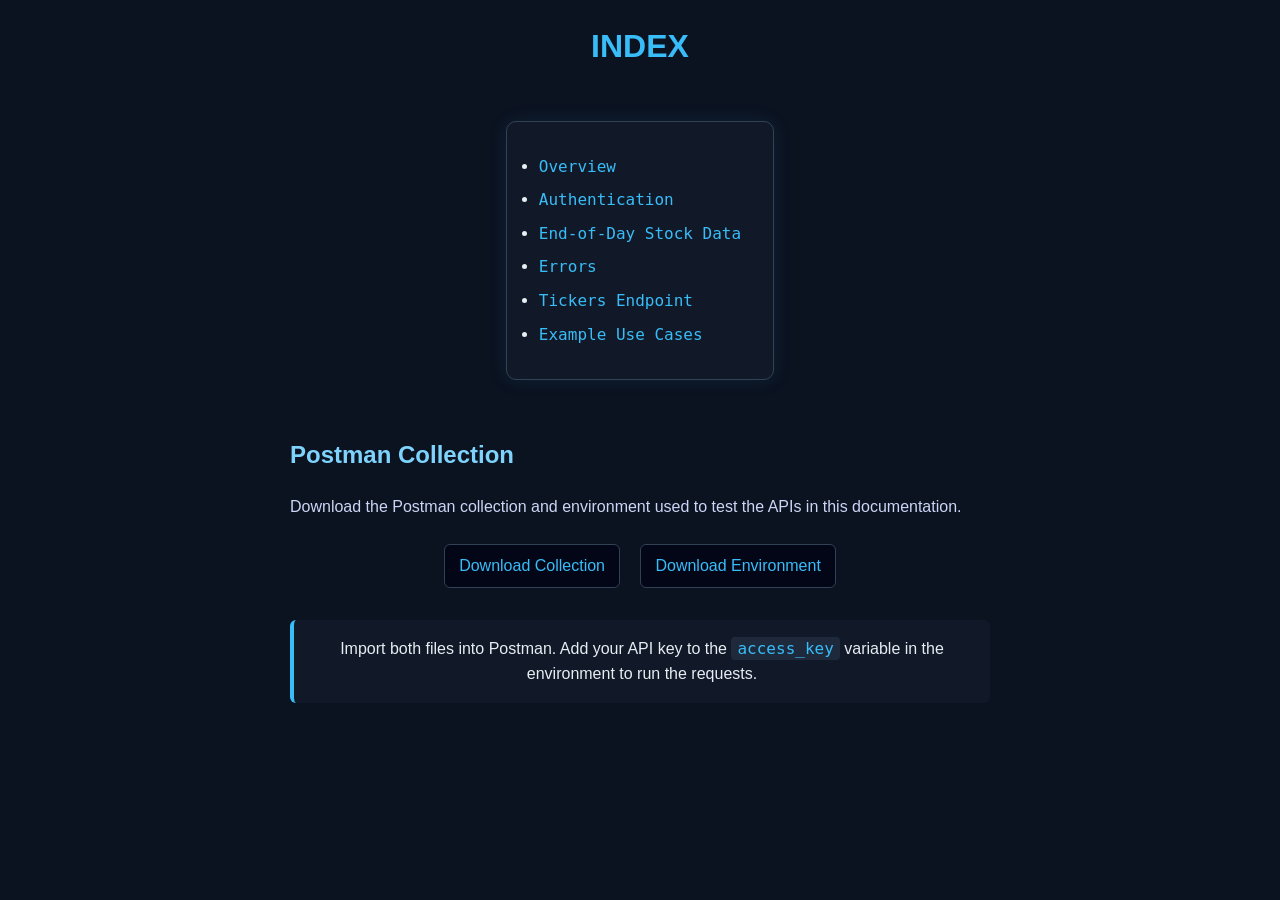
<file: docs/index.html>
<!DOCTYPE html
  SYSTEM "about:legacy-compat">
<html lang="en">
   <head>
      <meta charset="UTF-8">
      <meta name="copyright" content="(C) Copyright 2026">
      <meta name="generator" content="DITA-OT">
      <title>INDEX</title>
      <link rel="stylesheet" type="text/css" href="styles/custom.css">
   </head>
      <h1 class="title topictitle1">INDEX</h1>
      <nav>
         <ul class="map">
            <li class="topicref"><a href="topics/overview.html">Overview</a></li>
            <li class="topicref"><a href="topics/authentication.html">Authentication</a></li>
            <li class="topicref"><a href="topics/eod-data.html">End-of-Day Stock Data</a></li>
            <li class="topicref"><a href="topics/errors.html">Errors</a></li>
            <li class="topicref"><a href="topics/tickers.html">Tickers Endpoint</a></li>
            <li class="topicref"><a href="topics/usecase.html">Example Use Cases</a></li>
         </ul>
      </nav>
      <div class="postman-section">
  <h2>Postman Collection</h2>
  
  <p>
    Download the Postman collection and environment used to test the APIs in this documentation.
  </p>

  <div class="postman-links">
    <a href="../postman/Marketstack-API.postman_collection.json" download>
      Download Collection
    </a>
    <a href="../postman/Marketstack.postman_environment.json" download>
      Download Environment
    </a>
  </div>

  <div class="note">
    Import both files into Postman. Add your API key to the 
    <code>access_key</code> variable in the environment to run the requests.
  </div>
</div>
   </body>
</html>
</file>
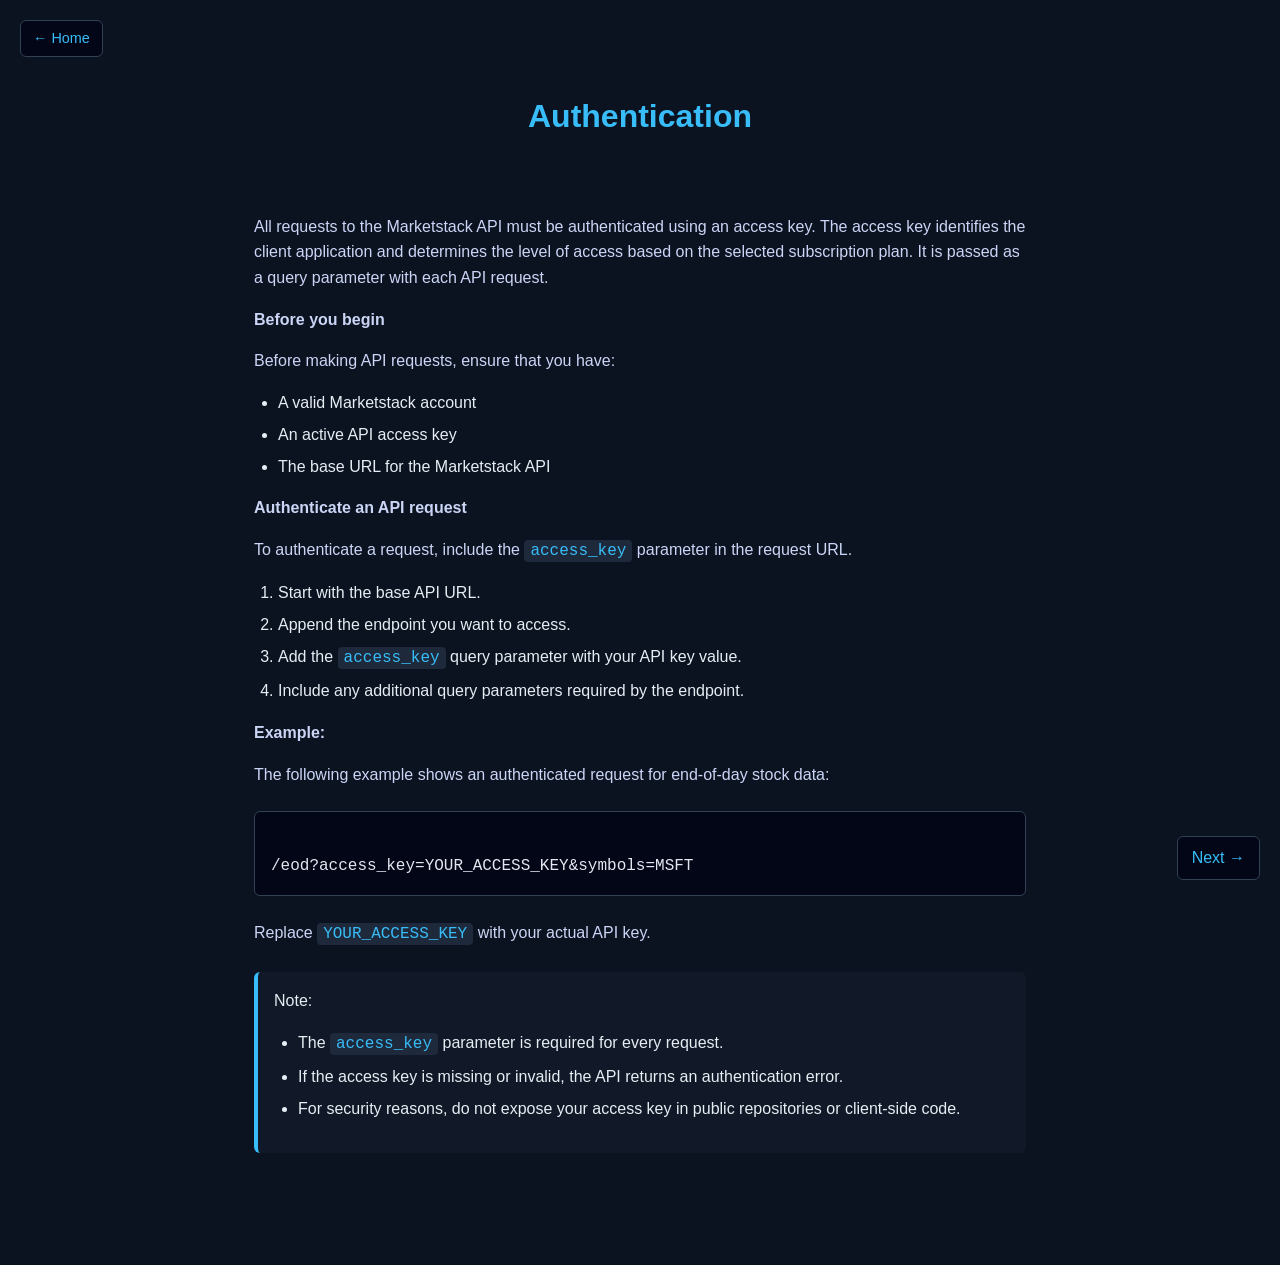
<file: docs/topics/authentication.html>
<!DOCTYPE html
  SYSTEM "about:legacy-compat">
<html lang="en"><head><meta charset="UTF-8"><meta name="copyright" content="(C) Copyright 2026"><meta name="generator" content="DITA-OT"><meta name="description" content="All requests to the Marketstack API must be authenticated using an access key. The access key identifies the client application and determines the level of access based on the selected subscription plan. It is passed as a query parameter with each API request."><title>Authentication</title><link rel="stylesheet" type="text/css" href="../styles/custom.css"></head><body id="authentication"><main role="main"><article role="article" aria-labelledby="ariaid-title1">
<a href="../index.html" class="home-btn">← Home</a>
<h1 class="title topictitle1" id="ariaid-title1">Authentication</h1>


<div class="body taskbody"><p class="shortdesc">All requests to the Marketstack API must be authenticated using an access key. The access key identifies the client application and determines the level of access based on the selected subscription plan. It is passed as a query parameter with each API request.</p>
<section class="section prereq">
<div class="sectiondiv">
<p class="p"><strong class="ph b">Before you begin</strong></p>
<p class="p">Before making API requests, ensure that you have:</p>
<ul class="ul">
<li class="li">A valid Marketstack account</li>
<li class="li">An active API access key</li>
<li class="li">The base URL for the Marketstack API</li>
</ul>
</div>
</section>

<section class="section context">
<div class="sectiondiv">
<p class="p"><strong class="ph b">Authenticate an API request</strong></p>
<p class="p">To authenticate a request, include the <code class="ph codeph">access_key</code> parameter in the request URL.</p>
</div>
</section>

<section><ol class="ol steps"><li class="li step">
<span class="ph cmd">Start with the base API URL.</span>
</li><li class="li step">
<span class="ph cmd">Append the endpoint you want to access.</span>
</li><li class="li step">
<span class="ph cmd">Add the <code class="ph codeph">access_key</code> query parameter with your API key value.</span>
</li><li class="li step">
<span class="ph cmd">Include any additional query parameters required by the endpoint.</span>
</li></ol></section>

<section class="example">
<p class="p"><strong class="ph b">Example:</strong></p>
<p class="p">The following example shows an authenticated request for end-of-day stock data:</p>

<pre class="pre codeblock bash"><code>
/eod?access_key=YOUR_ACCESS_KEY&amp;symbols=MSFT
</code></pre>

<p class="p">Replace <code class="ph codeph">YOUR_ACCESS_KEY</code> with your actual API key.</p>
</section>

<section class="section postreq">
<div class="note note note_note"><span class="note__title">Note:</span> <div class="note__body">
<ul class="ul">
<li class="li">The <code class="ph codeph">access_key</code> parameter is required for every request.</li>
<li class="li">If the access key is missing or invalid, the API returns an authentication error.</li>
<li class="li">For security reasons, do not expose your access key in public repositories or client-side code.</li>
</ul>
</div></div>
</section>

</div>
<a href="eod-data.html" class="next-btn">Next →</a>
</article></main></body></html>
</file>
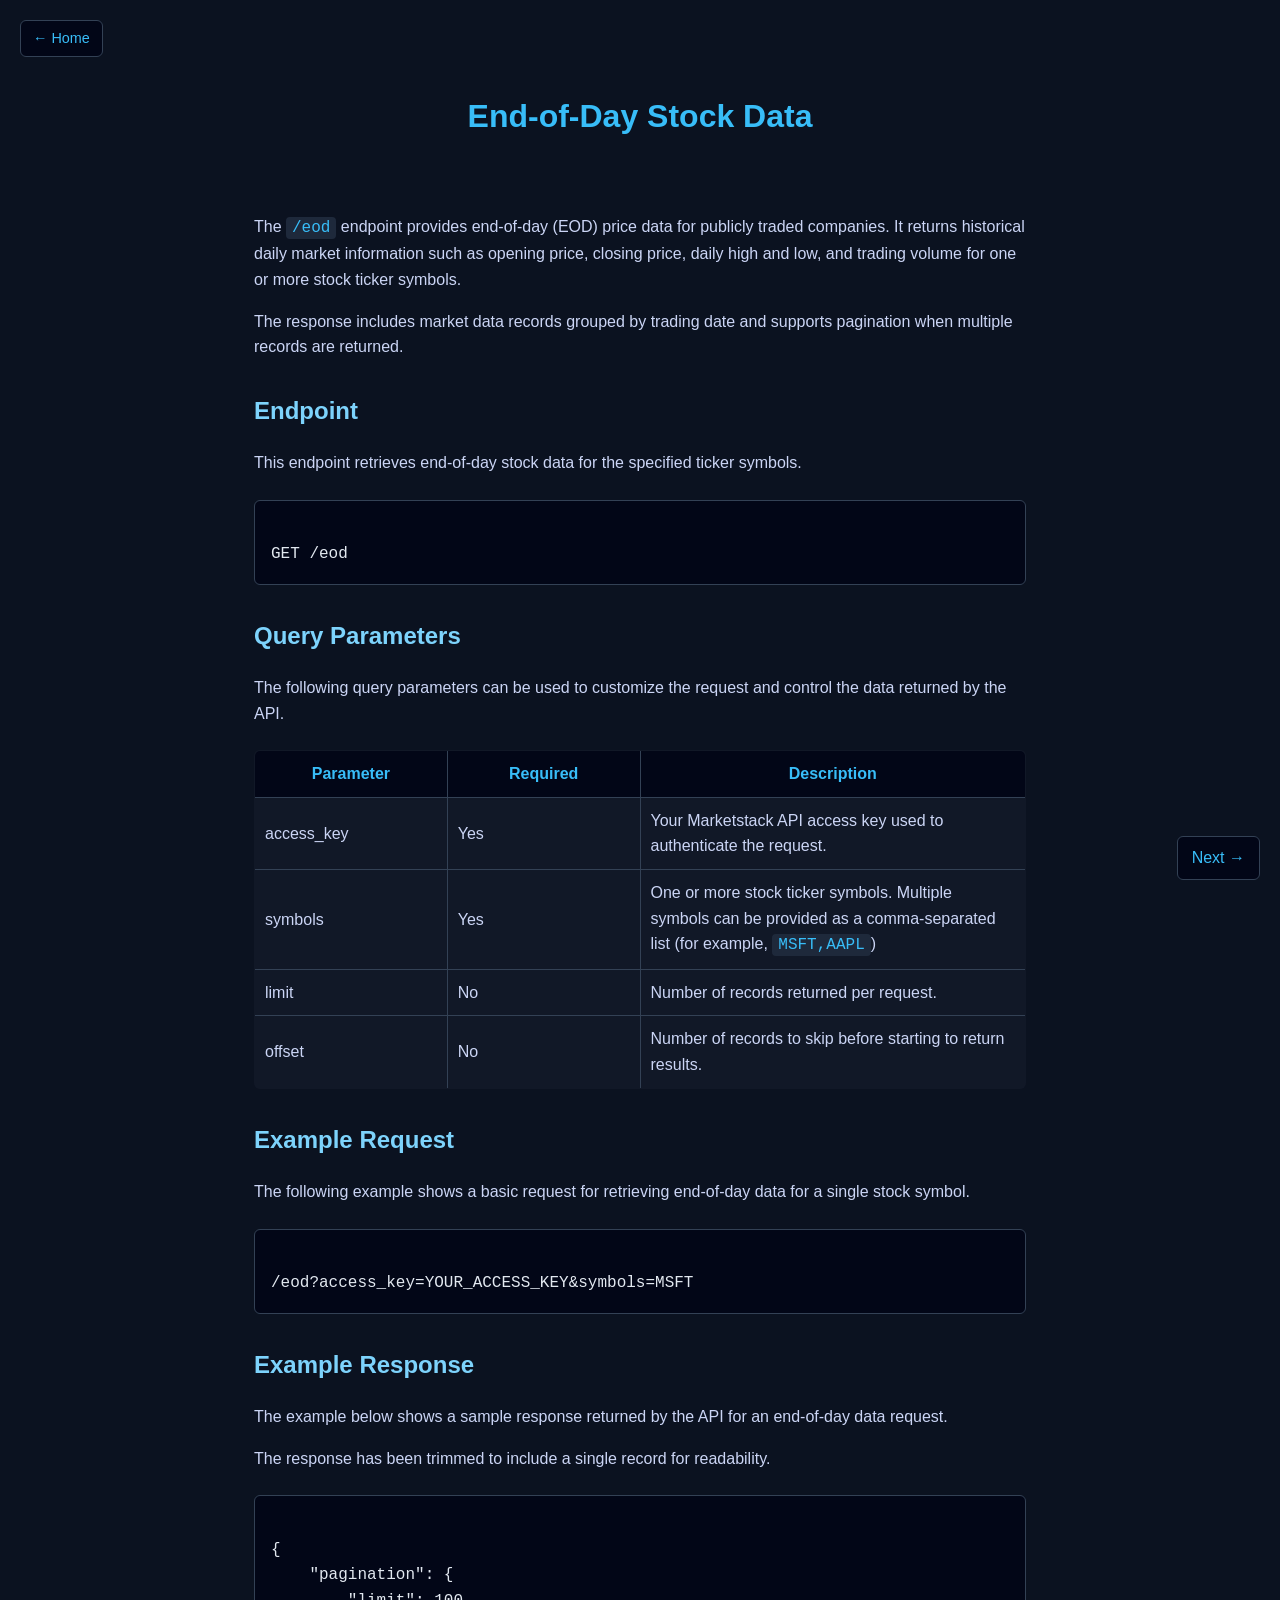
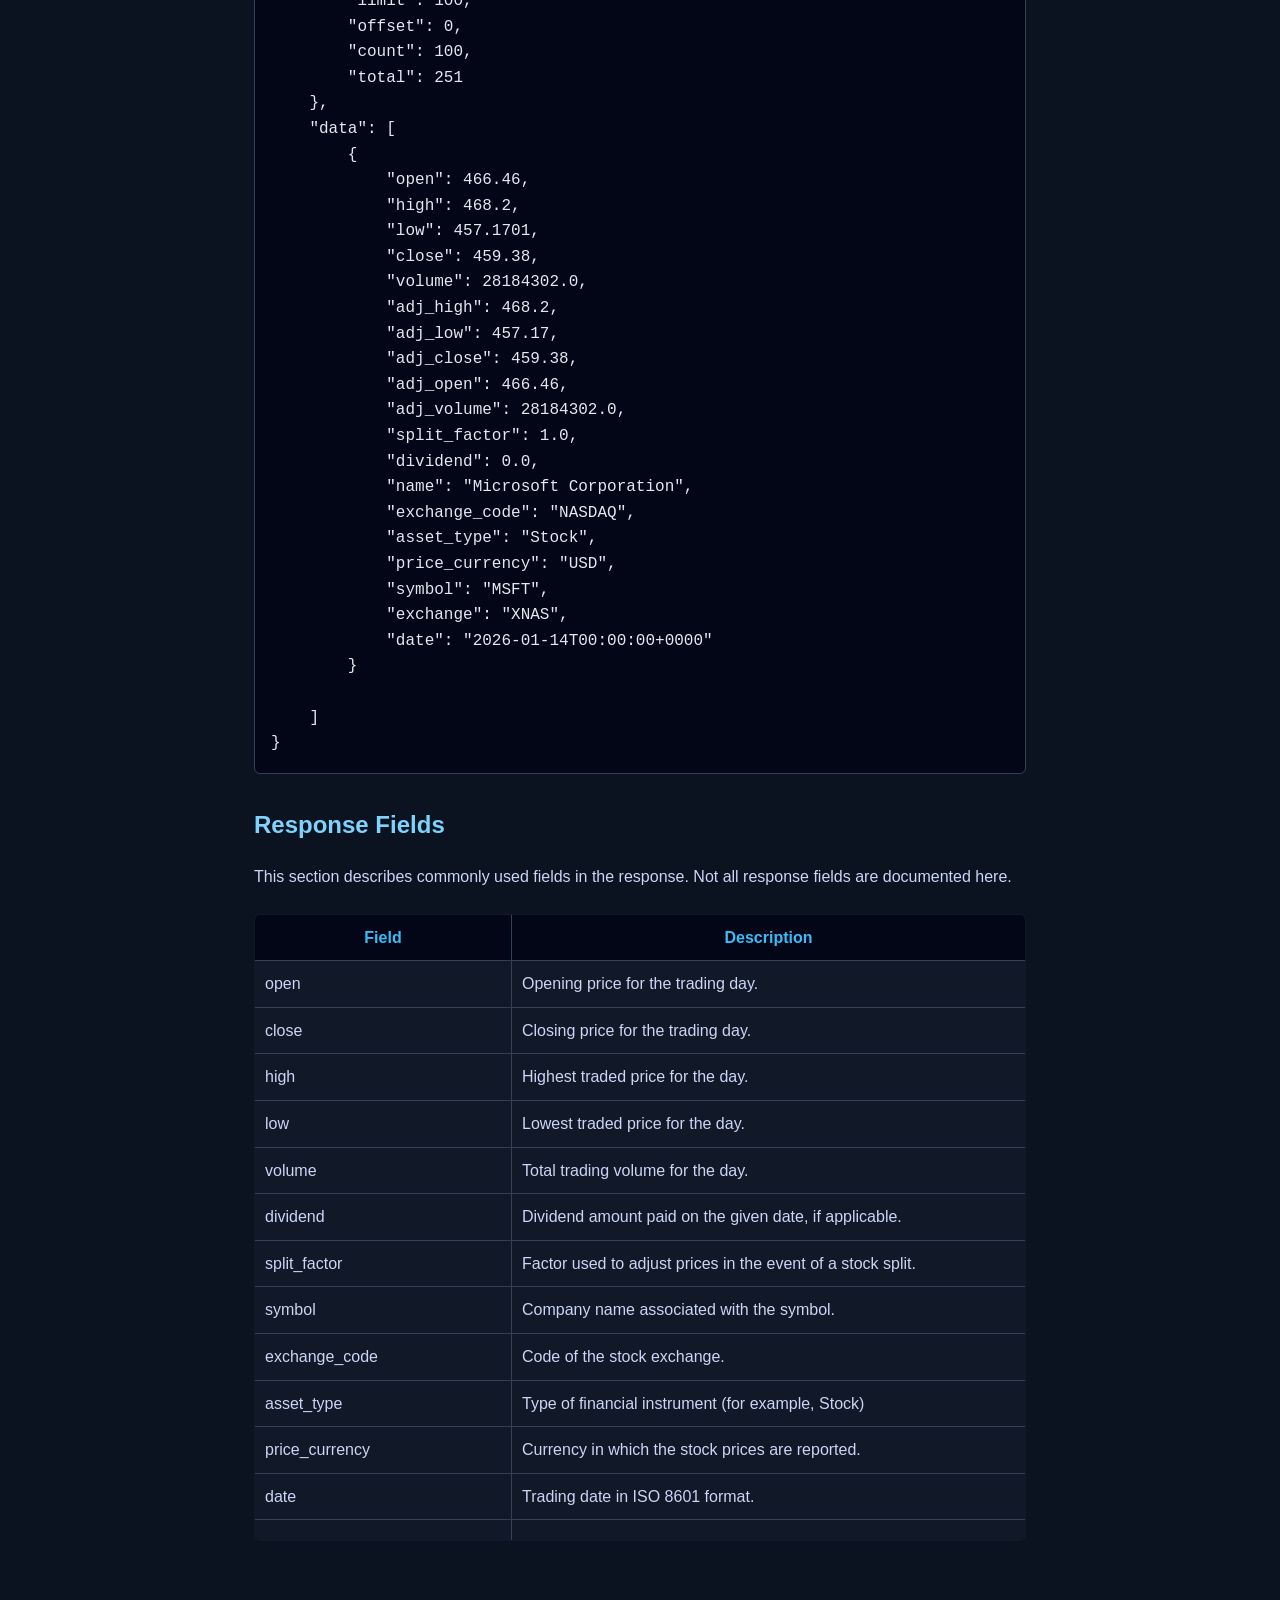
<file: docs/topics/eod-data.html>
<!DOCTYPE html
  SYSTEM "about:legacy-compat">
<html lang="en"><head><meta charset="UTF-8"><meta name="copyright" content="(C) Copyright 2026"><meta name="generator" content="DITA-OT"><title>End-of-Day Stock Data</title><link rel="stylesheet" type="text/css" href="../styles/custom.css"></head><body id="end-of-date-data"><main role="main"><article role="article" aria-labelledby="ariaid-title1">
<a href="../index.html" class="home-btn">← Home</a>
<h1 class="title topictitle1" id="ariaid-title1">End-of-Day Stock Data</h1>

<div class="body refbody">
<section class="section">
<p class="p">The <code class="ph codeph">/eod</code> endpoint provides end-of-day (EOD) price data for publicly traded companies. It returns historical daily market information such as opening price, closing price, daily high and low, and trading volume for one or more stock ticker symbols.</p>
<p class="p">The response includes market data records grouped by trading date and supports pagination when multiple records are returned.</p>
</section>

<section class="section"><h2 class="title sectiontitle">Endpoint</h2>

<p class="p">This endpoint retrieves end-of-day stock data for the specified ticker symbols.</p>
<pre class="pre codeblock bash"><code>
GET /eod
</code></pre>
</section>

<section class="section"><h2 class="title sectiontitle">Query Parameters</h2>
 
<p class="p">The following query parameters can be used to customize the request and control the data returned by the API.</p>

<table class="table frame-all"><caption></caption><colgroup><col style="width:25%"><col style="width:25%"><col style="width:50%"></colgroup><thead class="thead">
<tr class="row">
<th class="entry colsep-1 rowsep-1" id="end-of-date-data__entry__1">Parameter</th>
<th class="entry colsep-1 rowsep-1" id="end-of-date-data__entry__2">Required</th>
<th class="entry rowsep-1" id="end-of-date-data__entry__3">Description</th>
</tr>
</thead><tbody class="tbody">

<tr class="row">
<td class="entry colsep-1 rowsep-1" headers="end-of-date-data__entry__1">access_key</td>
<td class="entry colsep-1 rowsep-1" headers="end-of-date-data__entry__2">Yes</td>
<td class="entry rowsep-1" headers="end-of-date-data__entry__3">Your Marketstack API access key used to authenticate the request.</td>
</tr>

<tr class="row">
<td class="entry colsep-1 rowsep-1" headers="end-of-date-data__entry__1">symbols</td>
<td class="entry colsep-1 rowsep-1" headers="end-of-date-data__entry__2">Yes</td>
<td class="entry rowsep-1" headers="end-of-date-data__entry__3">One or more stock ticker symbols. Multiple symbols can be provided as a comma-separated list (for example, <code class="ph codeph">MSFT,AAPL</code>)</td>
</tr>

<tr class="row">
<td class="entry colsep-1 rowsep-1" headers="end-of-date-data__entry__1">limit</td>
<td class="entry colsep-1 rowsep-1" headers="end-of-date-data__entry__2">No</td>
<td class="entry rowsep-1" headers="end-of-date-data__entry__3">Number of records returned per request.</td>
</tr>

<tr class="row">
<td class="entry colsep-1" headers="end-of-date-data__entry__1">offset</td>
<td class="entry colsep-1" headers="end-of-date-data__entry__2">No</td>
<td class="entry" headers="end-of-date-data__entry__3">Number of records to skip before starting to return results.</td>
</tr>

</tbody></table>
</section>

<section class="section"><h2 class="title sectiontitle">Example Request</h2>

<p class="p">The following example shows a basic request for retrieving end-of-day data for a single stock symbol.</p>

<pre class="pre codeblock bash"><code>
/eod?access_key=YOUR_ACCESS_KEY&amp;symbols=MSFT
</code></pre>
</section>

<section class="section"><h2 class="title sectiontitle">Example Response</h2>

<p class="p">The example below shows a sample response returned by the API for an end-of-day data request.</p>
<p class="p">The response has been trimmed to include a single record for readability.</p>

<pre class="pre codeblock json"><code>
{
    "pagination": {
        "limit": 100,
        "offset": 0,
        "count": 100,
        "total": 251
    },
    "data": [
        {
            "open": 466.46,
            "high": 468.2,
            "low": 457.1701,
            "close": 459.38,
            "volume": 28184302.0,
            "adj_high": 468.2,
            "adj_low": 457.17,
            "adj_close": 459.38,
            "adj_open": 466.46,
            "adj_volume": 28184302.0,
            "split_factor": 1.0,
            "dividend": 0.0,
            "name": "Microsoft Corporation",
            "exchange_code": "NASDAQ",
            "asset_type": "Stock",
            "price_currency": "USD",
            "symbol": "MSFT",
            "exchange": "XNAS",
            "date": "2026-01-14T00:00:00+0000"
        }
        
    ]
}
</code></pre>
</section>

<section class="section"><h2 class="title sectiontitle">Response Fields</h2>

<p class="p">This section describes commonly used fields in the response. Not all response fields are documented here.</p>

<table class="table frame-all"><caption></caption><colgroup><col style="width:33.33333333333333%"><col style="width:66.66666666666666%"></colgroup><thead class="thead">
<tr class="row">
<th class="entry colsep-1 rowsep-1" id="end-of-date-data__entry__16">Field</th>
<th class="entry rowsep-1" id="end-of-date-data__entry__17">Description</th>
</tr>
</thead><tbody class="tbody">
<tr class="row">
<td class="entry colsep-1 rowsep-1" headers="end-of-date-data__entry__16">open</td>
<td class="entry rowsep-1" headers="end-of-date-data__entry__17">Opening price for the trading day.</td>
</tr>

<tr class="row">
<td class="entry colsep-1 rowsep-1" headers="end-of-date-data__entry__16">close</td>
<td class="entry rowsep-1" headers="end-of-date-data__entry__17">Closing price for the trading day.</td>
</tr>

<tr class="row">
<td class="entry colsep-1 rowsep-1" headers="end-of-date-data__entry__16">high</td>
<td class="entry rowsep-1" headers="end-of-date-data__entry__17">Highest traded price for the day.</td>
</tr>

<tr class="row">
<td class="entry colsep-1 rowsep-1" headers="end-of-date-data__entry__16">low</td>
<td class="entry rowsep-1" headers="end-of-date-data__entry__17">Lowest traded price for the day.</td>
</tr>

<tr class="row">
<td class="entry colsep-1 rowsep-1" headers="end-of-date-data__entry__16">volume</td>
<td class="entry rowsep-1" headers="end-of-date-data__entry__17">Total trading volume for the day.</td>
</tr>

<tr class="row">
<td class="entry colsep-1 rowsep-1" headers="end-of-date-data__entry__16">dividend</td>
<td class="entry rowsep-1" headers="end-of-date-data__entry__17">Dividend amount paid on the given date, if applicable.</td>
</tr>

<tr class="row">
<td class="entry colsep-1 rowsep-1" headers="end-of-date-data__entry__16">split_factor</td>
<td class="entry rowsep-1" headers="end-of-date-data__entry__17">Factor used to adjust prices in the event of a stock split.</td>
</tr>

<tr class="row">
<td class="entry colsep-1 rowsep-1" headers="end-of-date-data__entry__16">symbol</td>
<td class="entry rowsep-1" headers="end-of-date-data__entry__17">Company name associated with the symbol.</td>
</tr>

<tr class="row">
<td class="entry colsep-1 rowsep-1" headers="end-of-date-data__entry__16">exchange_code</td>
<td class="entry rowsep-1" headers="end-of-date-data__entry__17">Code of the stock exchange.</td>
</tr>

<tr class="row">
<td class="entry colsep-1 rowsep-1" headers="end-of-date-data__entry__16">asset_type</td>
<td class="entry rowsep-1" headers="end-of-date-data__entry__17">Type of financial instrument (for example, Stock)</td>
</tr>

<tr class="row">
<td class="entry colsep-1 rowsep-1" headers="end-of-date-data__entry__16">price_currency</td>
<td class="entry rowsep-1" headers="end-of-date-data__entry__17">Currency in which the stock prices are reported.</td>
</tr>

<tr class="row">
<td class="entry colsep-1 rowsep-1" headers="end-of-date-data__entry__16">date</td>
<td class="entry rowsep-1" headers="end-of-date-data__entry__17">Trading date in ISO 8601 format.</td>
</tr>

<tr class="row">
<td class="entry colsep-1" headers="end-of-date-data__entry__16"></td>
<td class="entry" headers="end-of-date-data__entry__17"></td>
</tr>

</tbody></table>

</section>
</div>
<a href="errors.html" class="next-btn">Next →</a>
</article></main></body></html>
</file>
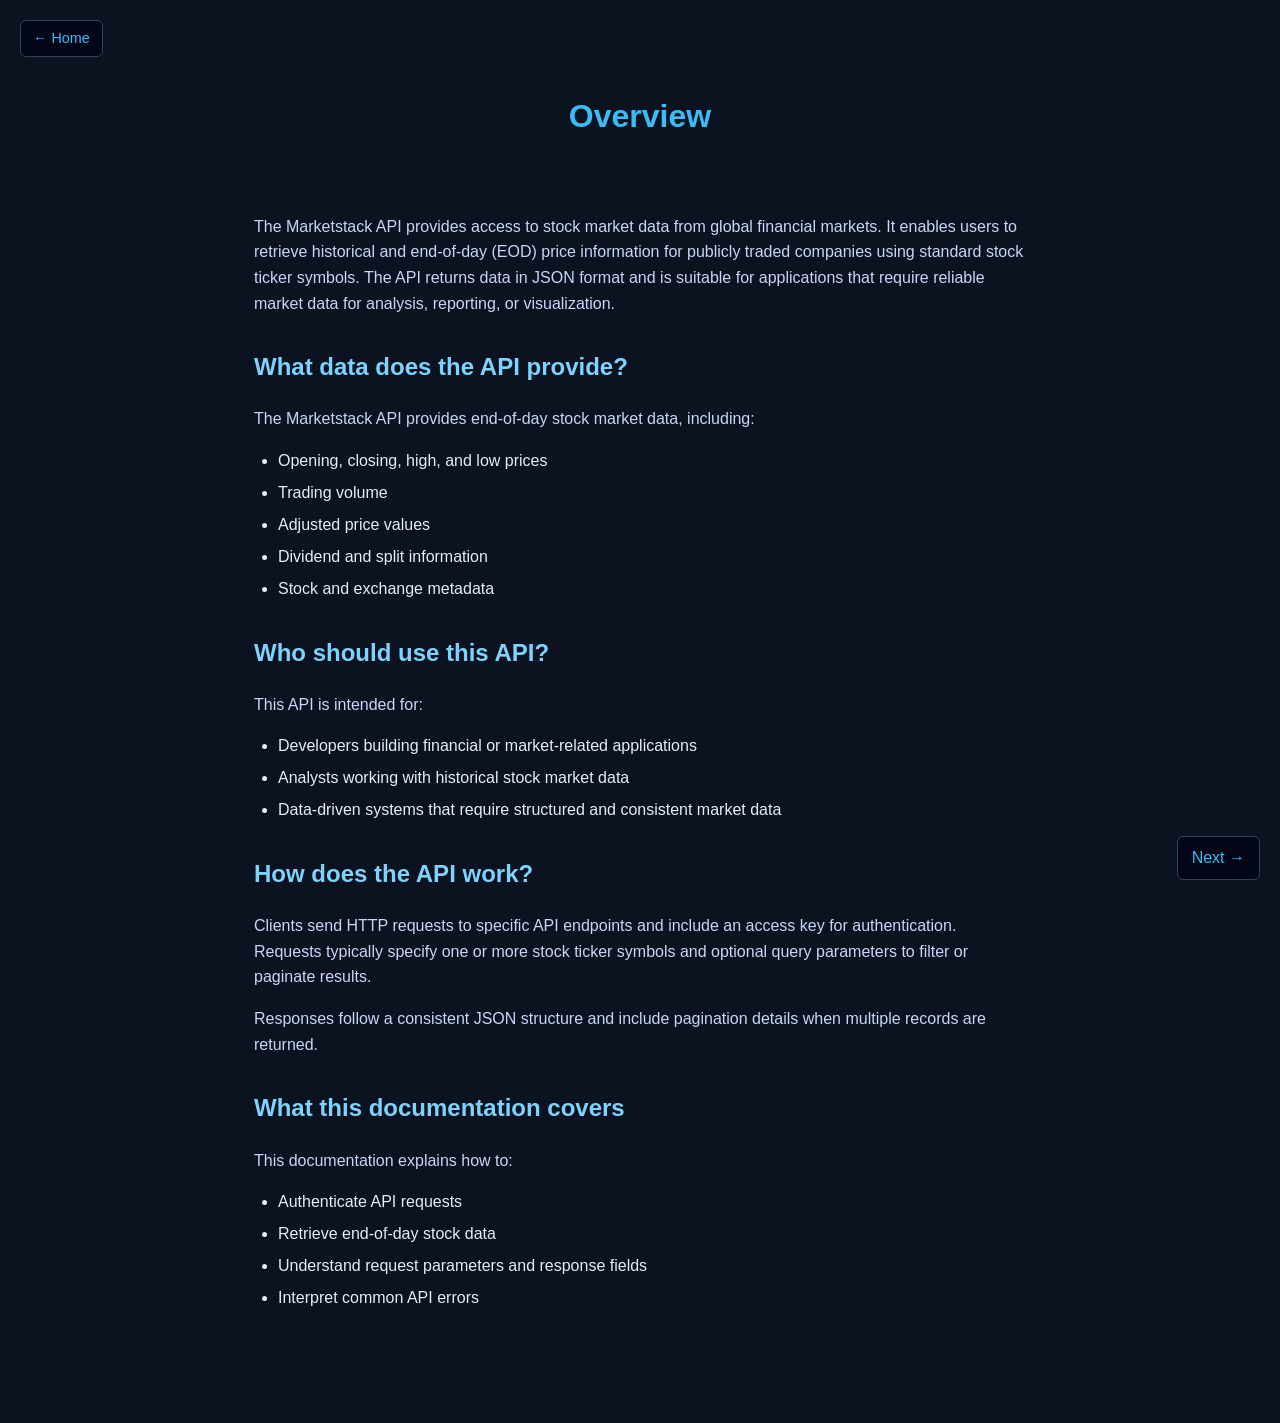
<file: docs/topics/overview.html>
<!DOCTYPE html
  SYSTEM "about:legacy-compat">
<html lang="en"><head><meta charset="UTF-8"><meta name="copyright" content="(C) Copyright 2026"><meta name="generator" content="DITA-OT"><meta name="description" content="The Marketstack API provides access to stock market data from global financial markets. It enables users to retrieve historical and end-of-day (EOD) price information for publicly traded companies using standard stock ticker symbols. The API returns data in JSON format and is suitable for applications that require reliable market data for analysis, reporting, or visualization."><title>Overview</title><link rel="stylesheet" type="text/css" href="../styles/custom.css"></head><body id="overview"><main role="main"><article role="article" aria-labelledby="ariaid-title1">
<a href="../index.html" class="home-btn">← Home</a>
<h1 class="title topictitle1" id="ariaid-title1">Overview</h1>


<div class="body conbody"><p class="shortdesc">The Marketstack API provides access to stock market data from global financial markets. It enables users to retrieve historical and end-of-day (EOD) price information for publicly traded companies using standard stock ticker symbols.
The API returns data in JSON format and is suitable for applications that require reliable market data for analysis, reporting, or visualization.</p>
<section class="section"><h2 class="title sectiontitle">What data does the API provide?</h2>


<p class="p">The Marketstack API provides end-of-day stock market data, including:</p>

<ul class="ul">
<li class="li">Opening, closing, high, and low prices</li>
<li class="li">Trading volume</li>
<li class="li">Adjusted price values</li>
<li class="li">Dividend and split information</li>
<li class="li">Stock and exchange metadata</li>
</ul>

</section>

<section class="section"><h2 class="title sectiontitle">Who should use this API?</h2>


<p class="p">This API is intended for:</p>

<ul class="ul">
<li class="li">Developers building financial or market-related applications</li>
<li class="li">Analysts working with historical stock market data</li>
<li class="li">Data-driven systems that require structured and consistent market data</li>
</ul>
</section>

<section class="section"><h2 class="title sectiontitle">How does the API work?</h2>


<p class="p">Clients send HTTP requests to specific API endpoints and include an access key for authentication. Requests typically specify one or more stock ticker symbols and optional query parameters to filter or paginate results.</p>
<p class="p">Responses follow a consistent JSON structure and include pagination details when multiple records are returned.</p>
</section>

<section class="section"><h2 class="title sectiontitle">What this documentation covers</h2>


<p class="p">This documentation explains how to:</p>
<ul class="ul">
<li class="li">Authenticate API requests</li>
<li class="li">Retrieve end-of-day stock data</li>
<li class="li">Understand request parameters and response fields</li>
<li class="li">Interpret common API errors</li>
</ul>
</section>

</div>
<a href="authentication.html" class="next-btn">Next →</a>
</article></main></body></html>
</file>
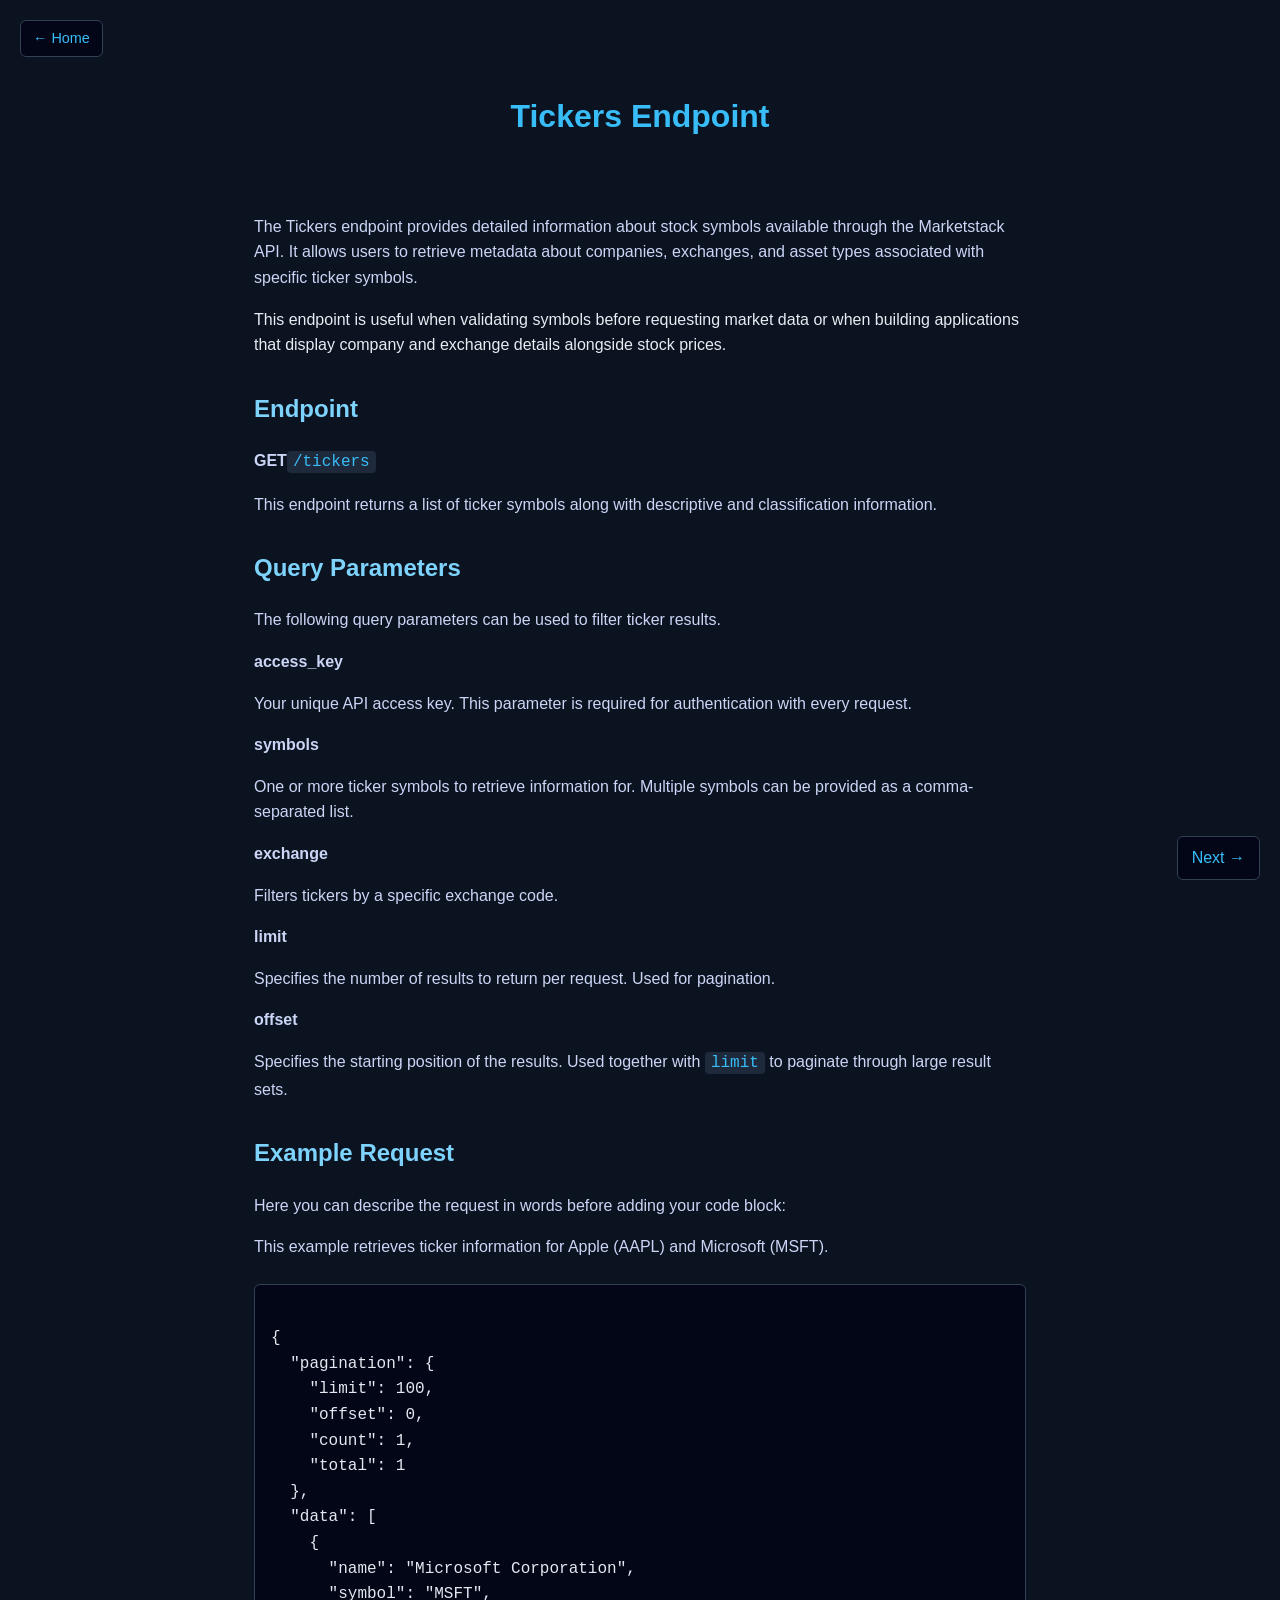
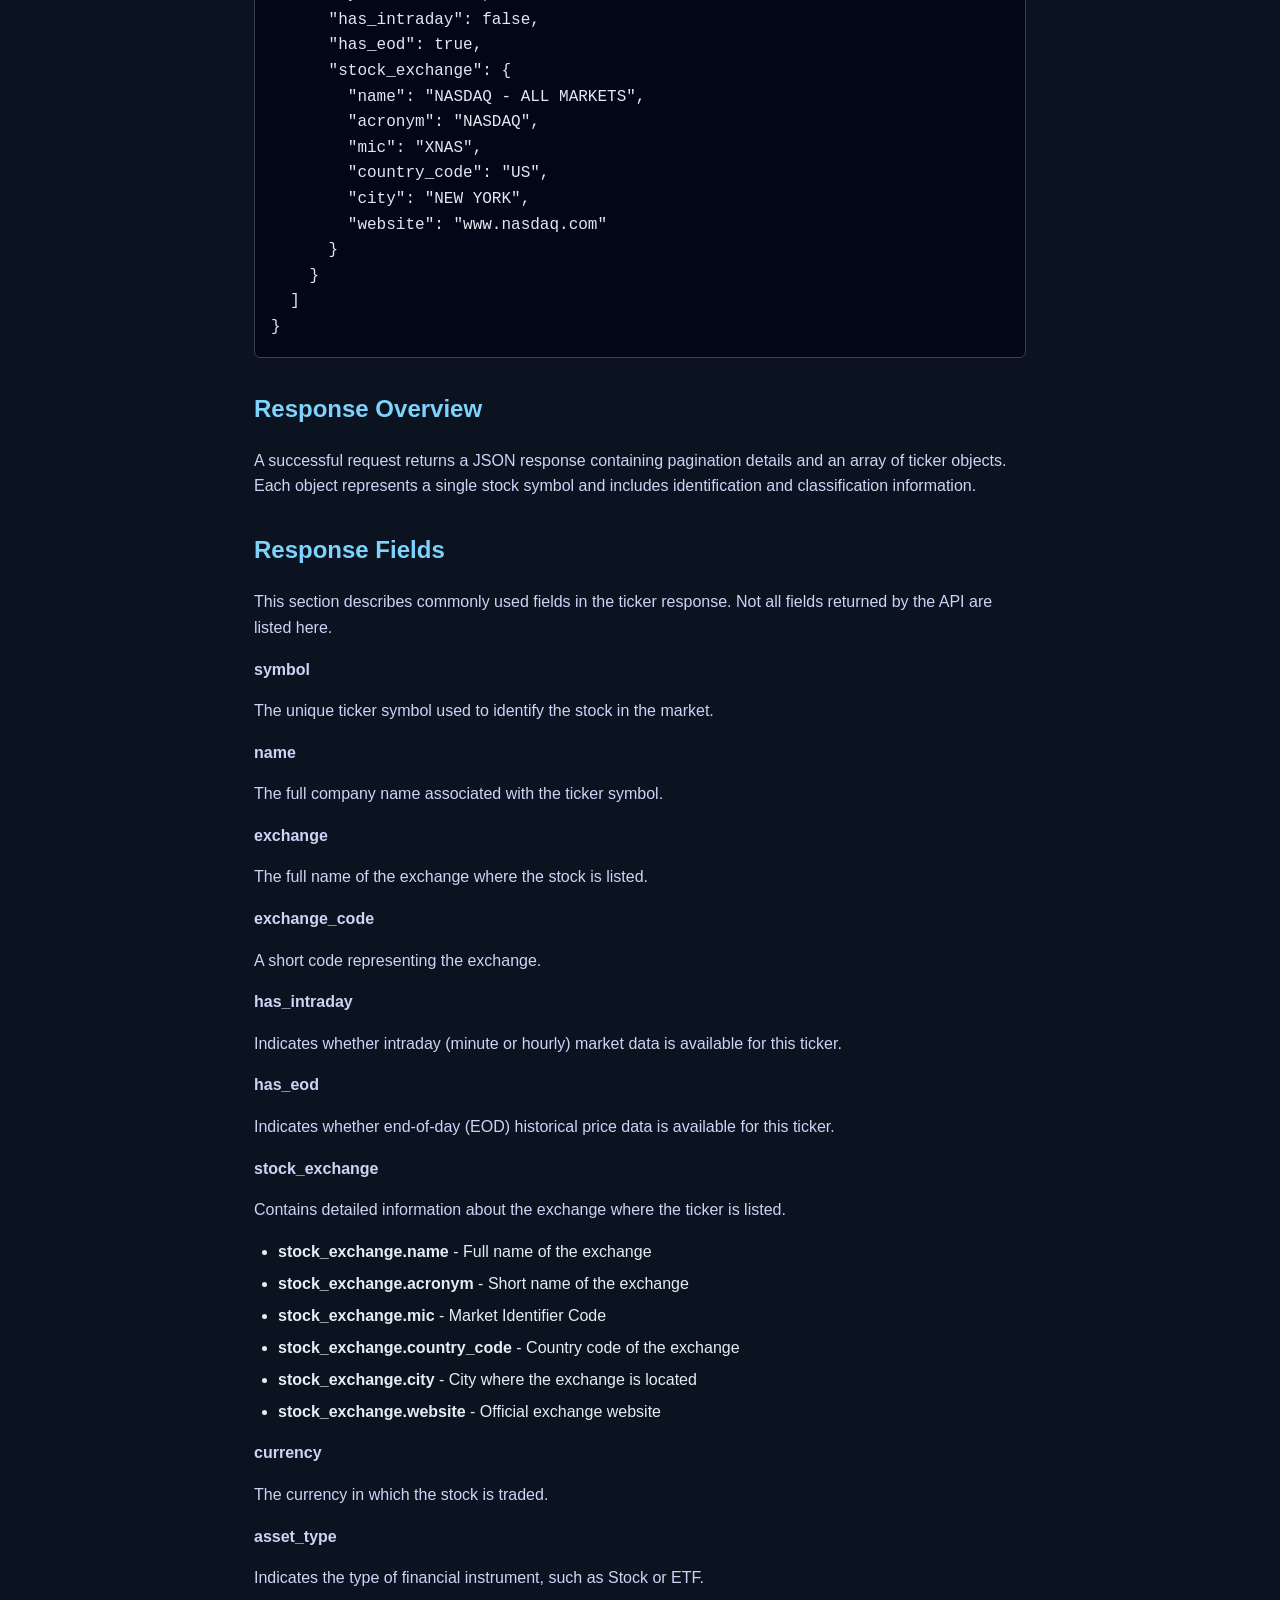
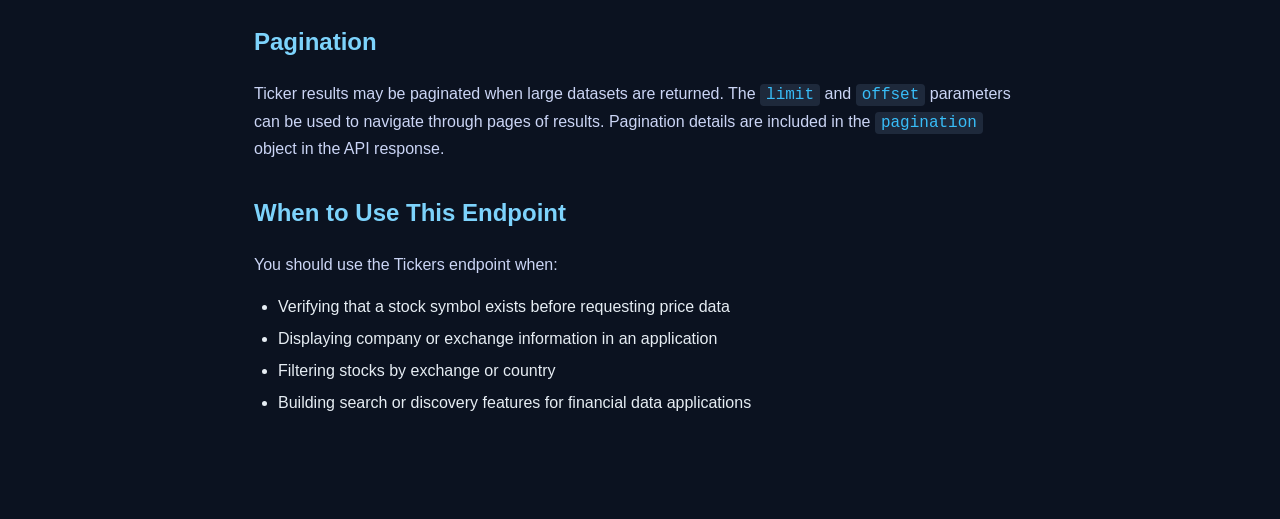
<file: docs/topics/tickers.html>
<!DOCTYPE html
  SYSTEM "about:legacy-compat">
<html lang="en"><head><meta charset="UTF-8"><meta name="copyright" content="(C) Copyright 2026"><meta name="generator" content="DITA-OT"><title>Tickers Endpoint</title><link rel="stylesheet" type="text/css" href="../styles/custom.css"></head><body id="tickers"><main role="main"><article role="article" aria-labelledby="ariaid-title1">
<a href="../index.html" class="home-btn">← Home</a>
<h1 class="title topictitle1" id="ariaid-title1">Tickers Endpoint</h1>

<div class="body refbody">

<section class="section">
<p class="p">The Tickers endpoint provides detailed information about stock symbols available through the Marketstack API. It allows users to retrieve metadata about companies, exchanges, and asset types associated with specific ticker symbols.</p>
This endpoint is useful when validating symbols before requesting market data or when building applications that display company and exchange details alongside stock prices.
<p class="p"></p>
</section>

<section class="section"><h2 class="title sectiontitle">Endpoint</h2>

<p class="p"><strong class="ph b">GET</strong><code class="ph codeph">/tickers</code></p>
<p class="p">This endpoint returns a list of ticker symbols along with descriptive and classification information.</p>
</section>

<section class="section"><h2 class="title sectiontitle">Query Parameters</h2>

<p class="p">The following query parameters can be used to filter ticker results.</p>

<p class="p"><strong class="ph b">access_key</strong></p>
<p class="p">Your unique API access key. This parameter is required for authentication with every request.</p>

<p class="p"><strong class="ph b">symbols</strong></p>
<p class="p">One or more ticker symbols to retrieve information for. Multiple symbols can be provided as a comma-separated list.</p>

<p class="p"><strong class="ph b">exchange</strong></p>
<p class="p">Filters tickers by a specific exchange code.</p>

<p class="p"><strong class="ph b">limit</strong></p>
<p class="p">Specifies the number of results to return per request. Used for pagination.</p>

<p class="p"><strong class="ph b">offset</strong></p>
<p class="p">Specifies the starting position of the results. Used together with <code class="ph codeph">limit</code> to paginate through large result sets.</p>
</section>

<section class="section"><h2 class="title sectiontitle">Example Request</h2>

<p class="p">Here you can describe the request in words before adding your code block:</p>
<p class="p">This example retrieves ticker information for Apple (AAPL) and Microsoft (MSFT).</p>
<pre class="pre codeblock"><code>
{
  "pagination": {
    "limit": 100,
    "offset": 0,
    "count": 1,
    "total": 1
  },
  "data": [
    {
      "name": "Microsoft Corporation",
      "symbol": "MSFT",
      "has_intraday": false,
      "has_eod": true,
      "stock_exchange": {
        "name": "NASDAQ - ALL MARKETS",
        "acronym": "NASDAQ",
        "mic": "XNAS",
        "country_code": "US",
        "city": "NEW YORK",
        "website": "www.nasdaq.com"
      }
    }
  ]
}
</code></pre>
</section>

<section class="section"><h2 class="title sectiontitle">Response Overview</h2>

<p class="p">A successful request returns a JSON response containing pagination details and an array of ticker objects. Each object represents a single stock symbol and includes identification and classification information.</p>
</section>

<section class="section"><h2 class="title sectiontitle">Response Fields</h2>

<p class="p">This section describes commonly used fields in the ticker response. Not all fields returned by the API are listed here.</p>

<p class="p"><strong class="ph b">symbol</strong></p>
<p class="p">The unique ticker symbol used to identify the stock in the market.</p>

<p class="p"><strong class="ph b">name</strong></p>
<p class="p">The full company name associated with the ticker symbol.</p>

<p class="p"><strong class="ph b">exchange</strong></p>
<p class="p">The full name of the exchange where the stock is listed.</p>

<p class="p"><strong class="ph b">exchange_code</strong></p>
<p class="p">A short code representing the exchange.</p>

<p class="p"><strong class="ph b">has_intraday</strong></p>
<p class="p">Indicates whether intraday (minute or hourly) market data is available for this ticker.</p>

<p class="p"><strong class="ph b">has_eod</strong></p>
<p class="p">Indicates whether end-of-day (EOD) historical price data is available for this ticker.</p>

<p class="p"><strong class="ph b">stock_exchange</strong></p>
<p class="p">Contains detailed information about the exchange where the ticker is listed.</p>
<ul class="ul">
<li class="li"><strong class="ph b">stock_exchange.name</strong> - Full name of the exchange</li>
<li class="li"><strong class="ph b">stock_exchange.acronym</strong> - Short name of the exchange</li>
<li class="li"><strong class="ph b">stock_exchange.mic</strong> - Market Identifier Code</li>
<li class="li"><strong class="ph b">stock_exchange.country_code</strong> - Country code of the exchange</li>
<li class="li"><strong class="ph b">stock_exchange.city</strong> - City where the exchange is located</li>
<li class="li"><strong class="ph b">stock_exchange.website</strong> - Official exchange website</li>
</ul>

<p class="p"><strong class="ph b">currency</strong></p>
<p class="p">The currency in which the stock is traded.</p>

<p class="p"><strong class="ph b">asset_type</strong></p>
<p class="p">Indicates the type of financial instrument, such as Stock or ETF.</p>
</section>

<section class="section"><h2 class="title sectiontitle">Pagination</h2>

<p class="p">Ticker results may be paginated when large datasets are returned. The <code class="ph codeph">limit</code> and <code class="ph codeph">offset</code> parameters can be used to navigate through pages of results. Pagination details are included in the <code class="ph codeph">pagination</code> object in the API response.</p>
</section>

<section class="section"><h2 class="title sectiontitle">When to Use This Endpoint</h2>

<p class="p">You should use the Tickers endpoint when:</p>
<ul class="ul">
<li class="li">Verifying that a stock symbol exists before requesting price data</li>
<li class="li">Displaying company or exchange information in an application</li>
<li class="li">Filtering stocks by exchange or country</li>
<li class="li">Building search or discovery features for financial data applications</li>
</ul>
</section>

</div>
<a href="usecase.html" class="next-btn">Next →</a>
</article></main></body></html>
</file>
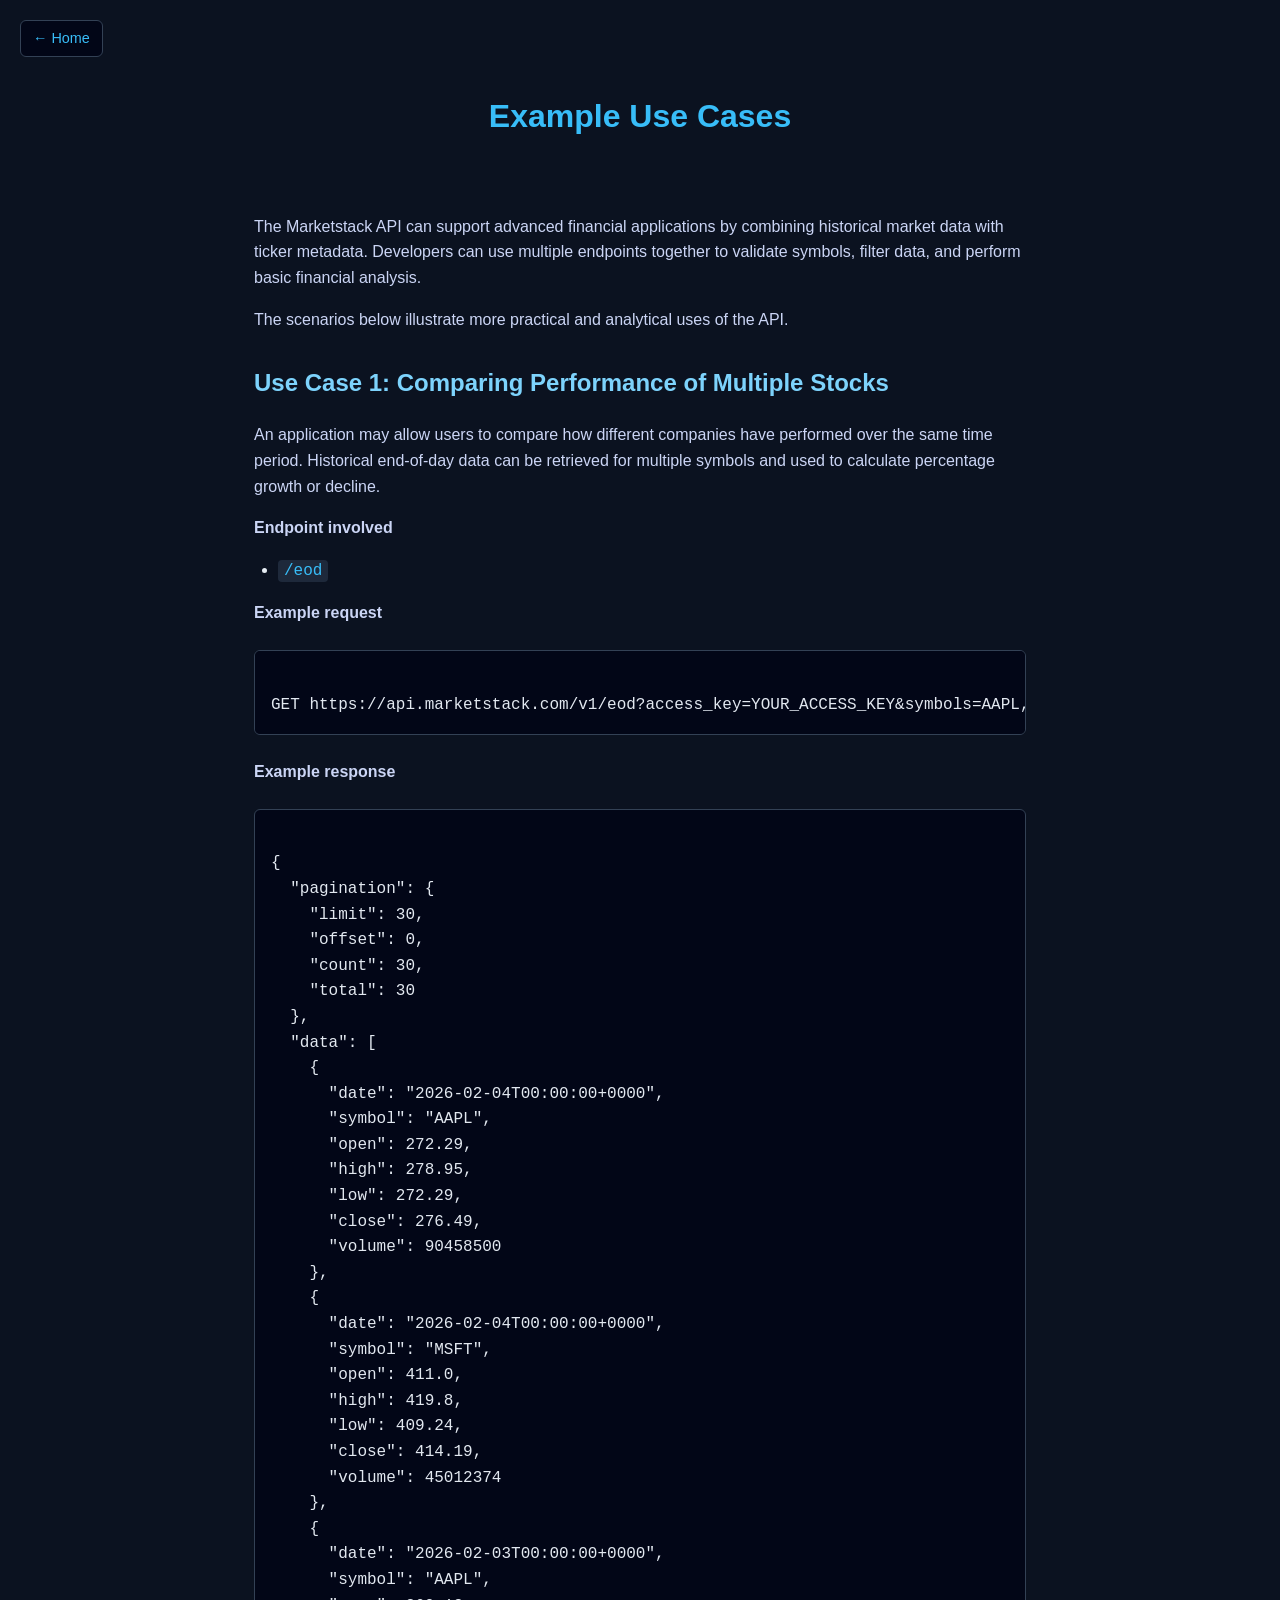
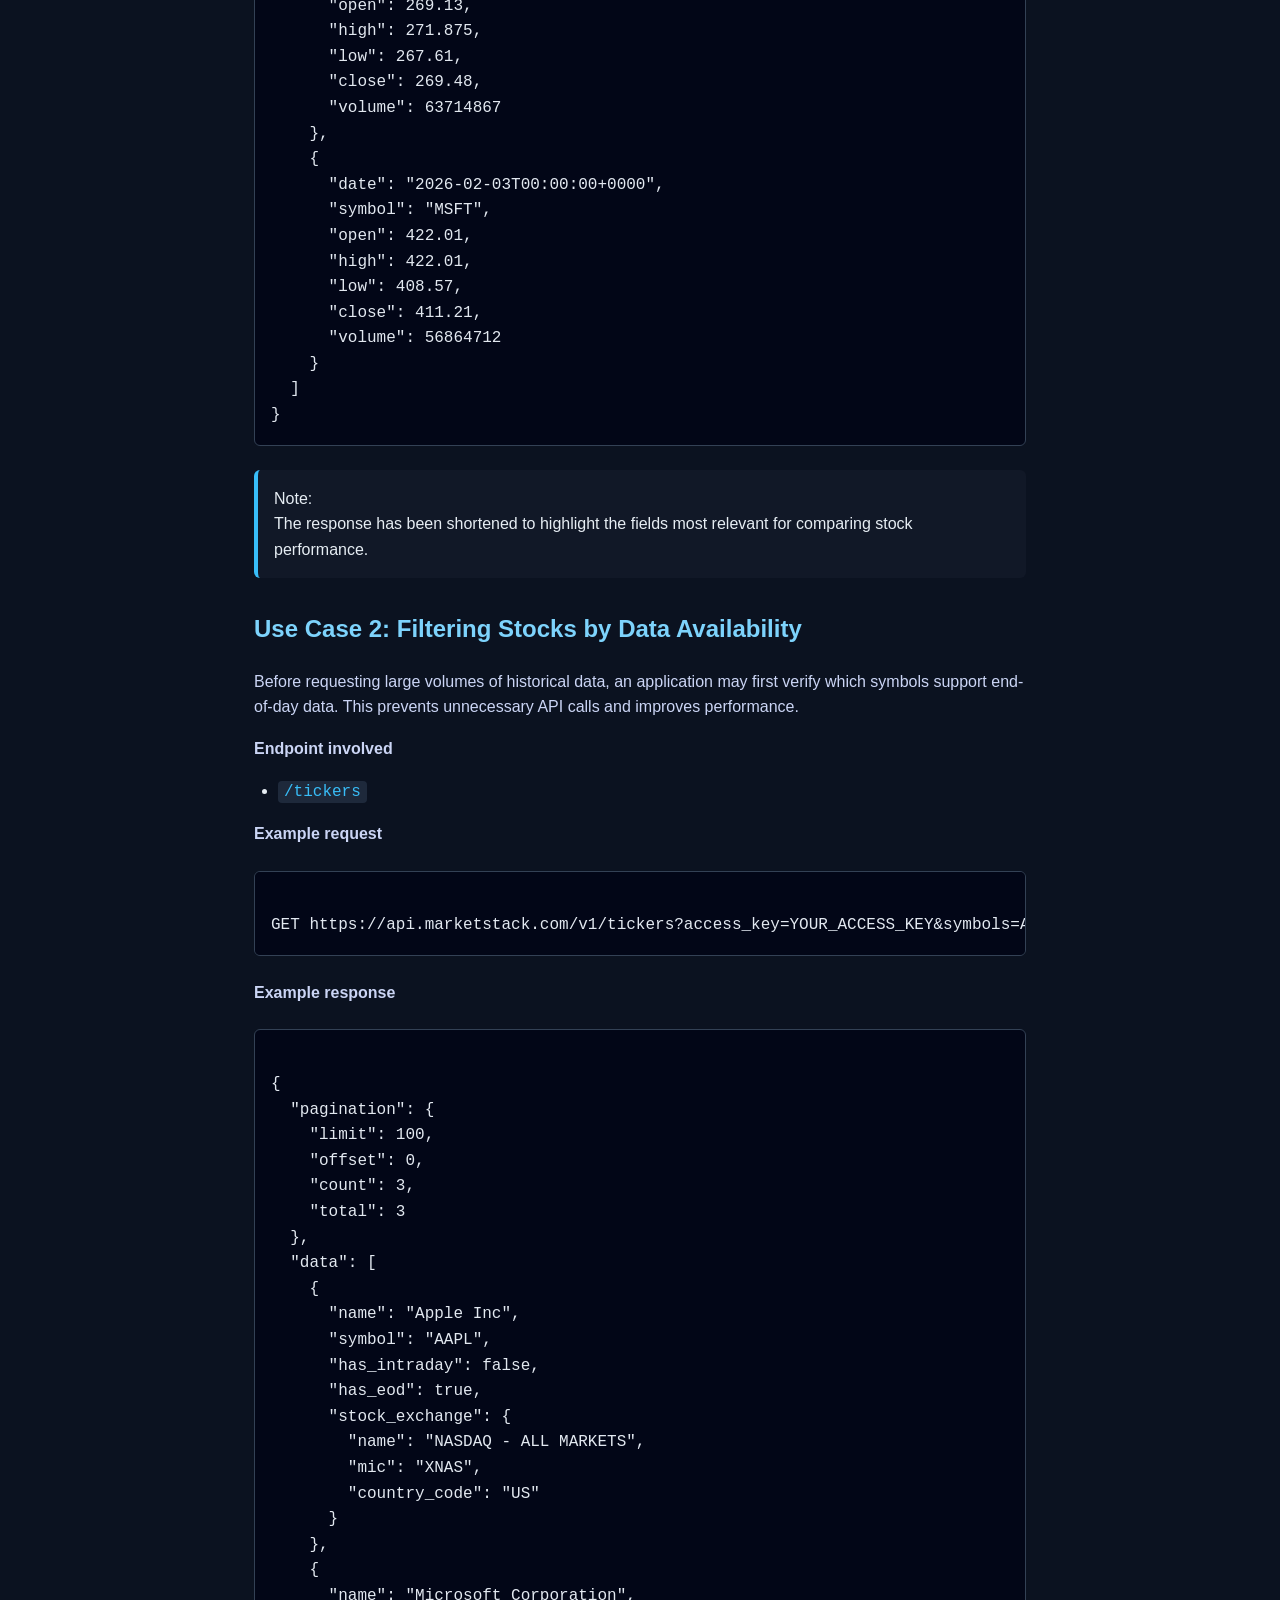
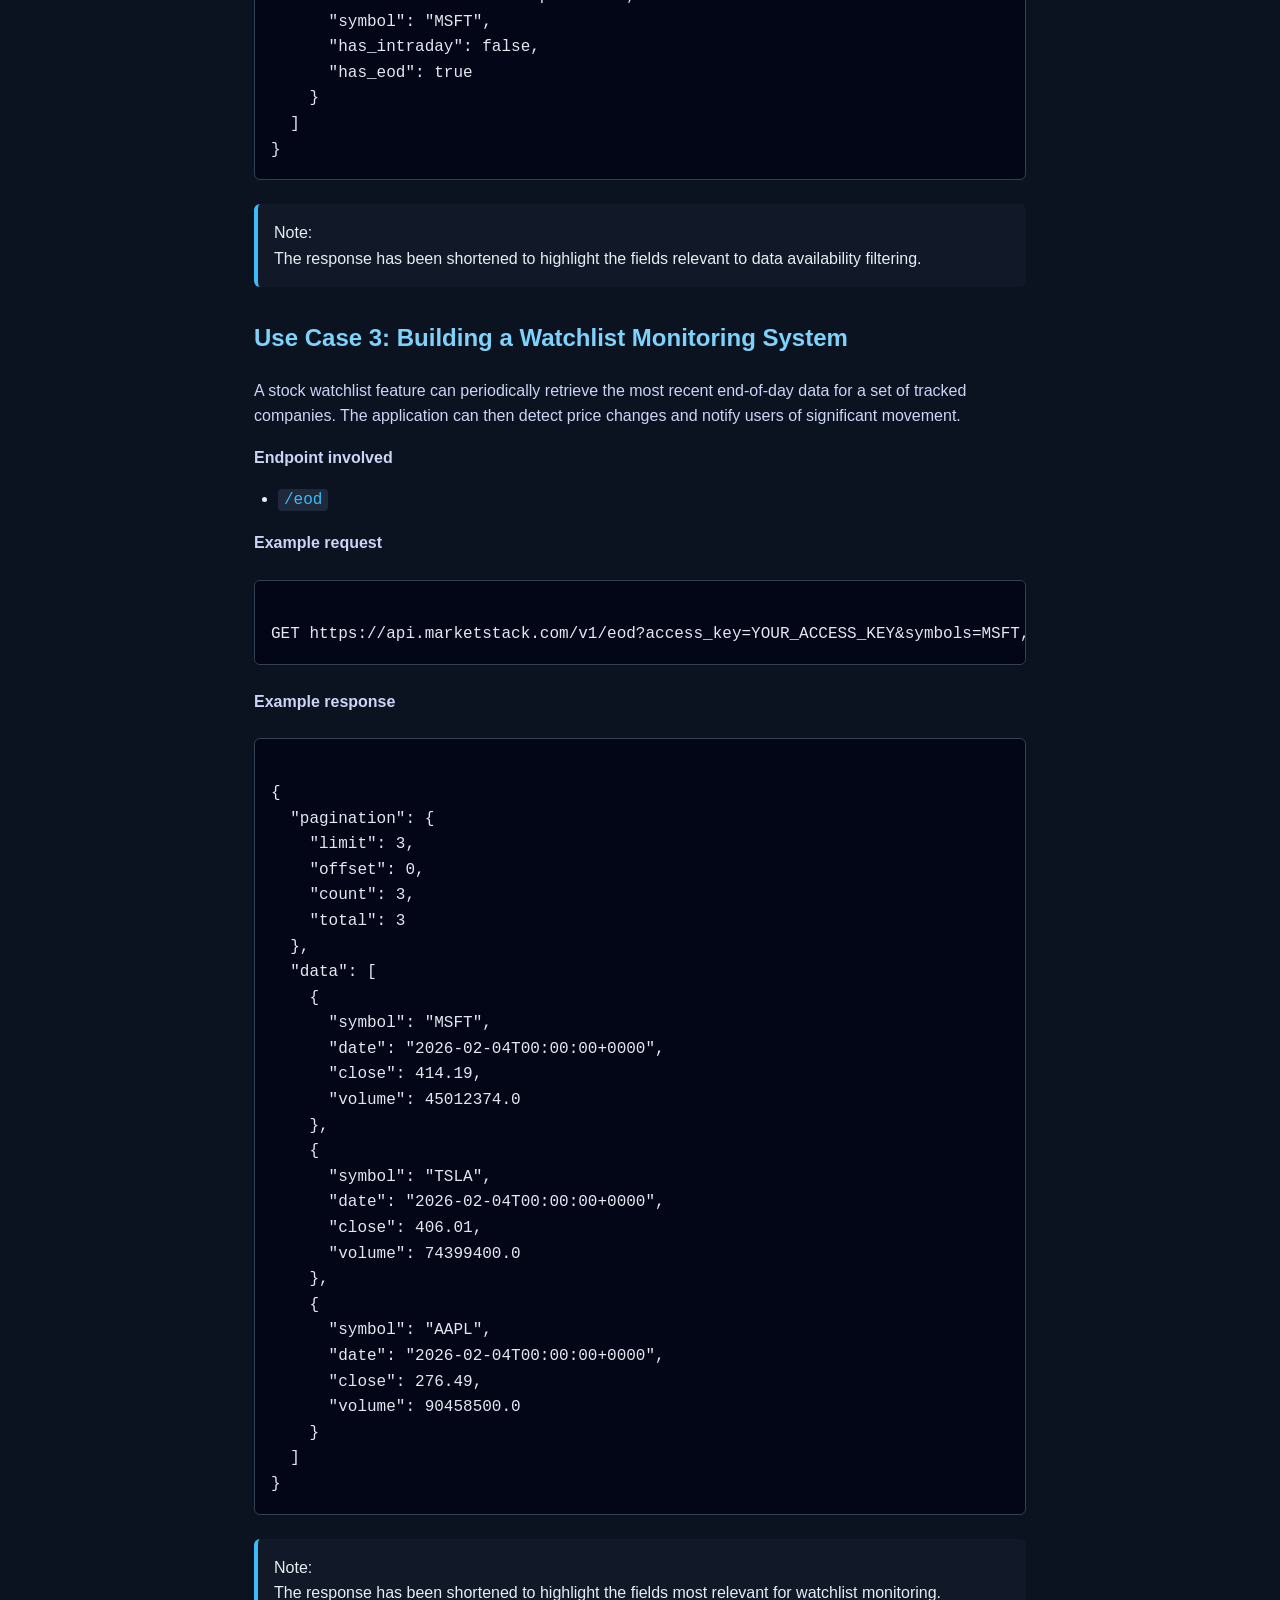
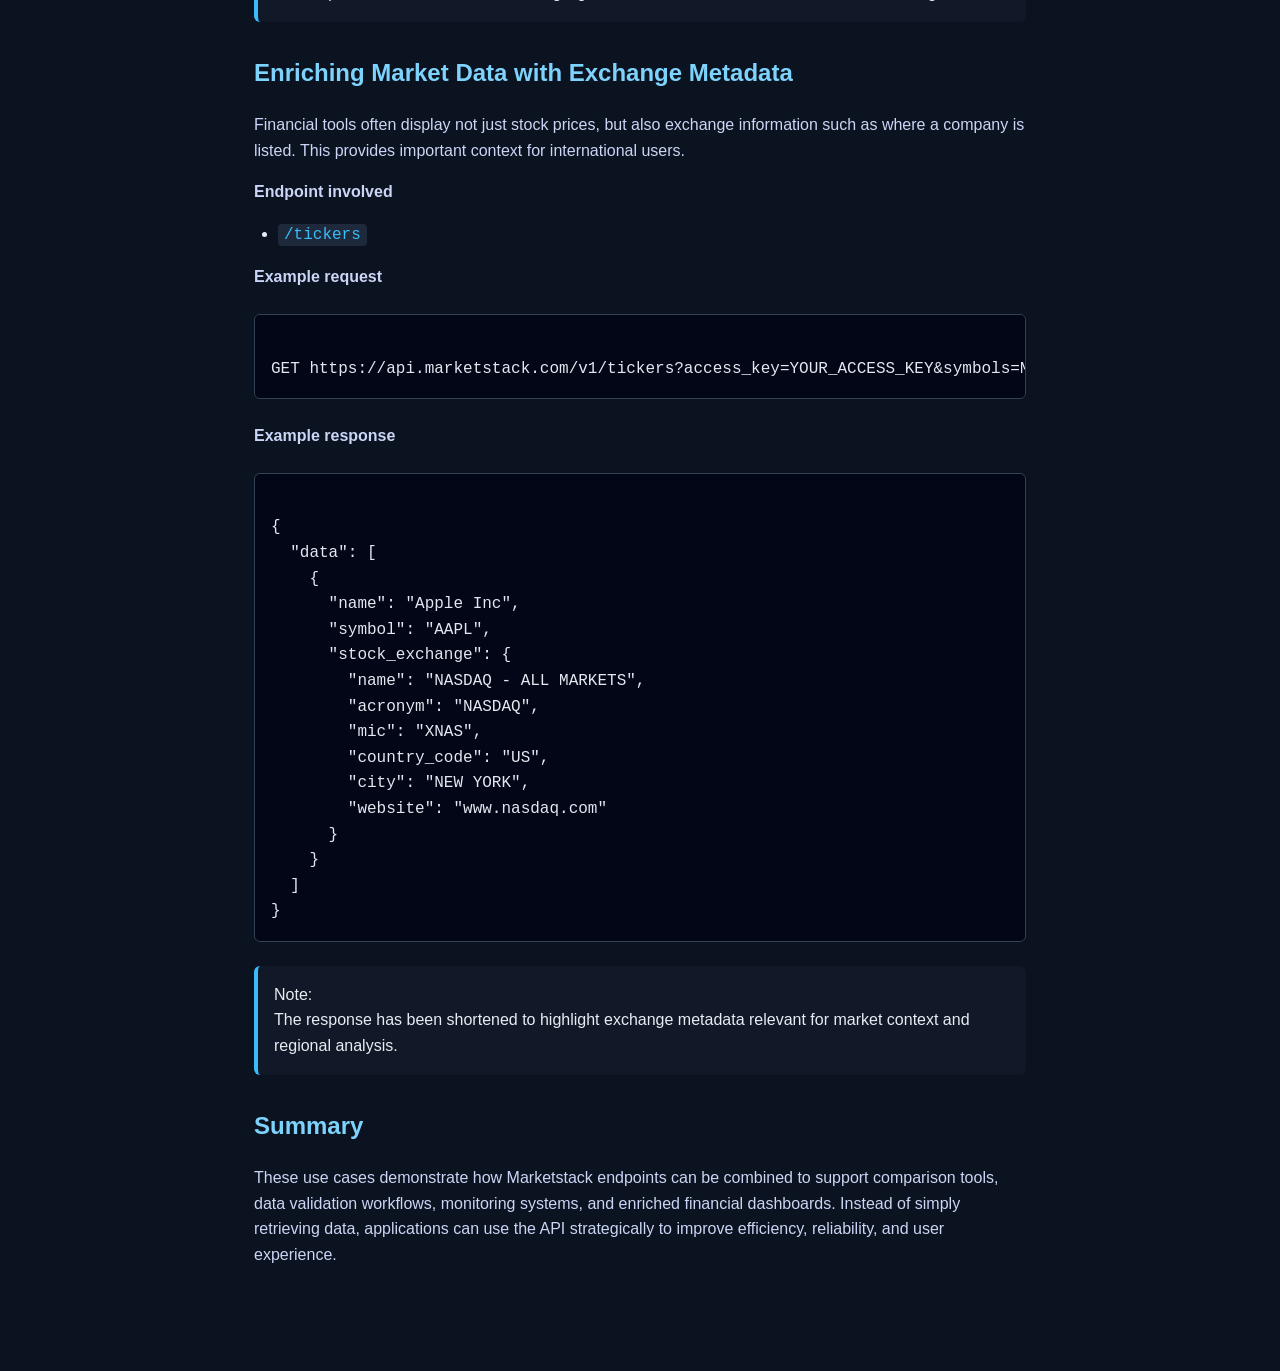
<file: docs/topics/usecase.html>
<!DOCTYPE html
  SYSTEM "about:legacy-compat">
<html lang="en"><head><meta charset="UTF-8"><meta name="copyright" content="(C) Copyright 2026"><meta name="generator" content="DITA-OT"><title>Example Use Cases</title><link rel="stylesheet" type="text/css" href="../styles/custom.css"></head><body id="example_usecases"><main role="main"><article role="article" aria-labelledby="ariaid-title1">
<a href="../index.html" class="home-btn">← Home</a>
<h1 class="title topictitle1" id="ariaid-title1">Example Use Cases</h1>

<div class="body conbody">
<section class="section">
<p class="p">The Marketstack API can support advanced financial applications by combining historical market data with ticker metadata. Developers can use multiple endpoints together to validate symbols, filter data, and perform basic financial analysis.</p>
<p class="p">The scenarios below illustrate more practical and analytical uses of the API.</p>
</section>

<section class="section"><h2 class="title sectiontitle">Use Case 1: Comparing Performance of Multiple Stocks</h2>

<p class="p">An application may allow users to compare how different companies have performed over the same time period. Historical end-of-day data can be retrieved for multiple symbols and used to calculate percentage growth or decline.</p>

<p class="p"><strong class="ph b">Endpoint involved</strong></p>
<ul class="ul">
<li class="li"><code class="ph codeph">/eod</code></li>
</ul>

<p class="p"><strong class="ph b">Example request</strong></p>
<pre class="pre codeblock bash"><code>
GET https://api.marketstack.com/v1/eod?access_key=YOUR_ACCESS_KEY&amp;symbols=AAPL,MSFT&amp;limit=30
</code></pre>

<p class="p"><strong class="ph b">Example response</strong></p>
<pre class="pre codeblock json"><code>
{
  "pagination": {
    "limit": 30,
    "offset": 0,
    "count": 30,
    "total": 30
  },
  "data": [
    {
      "date": "2026-02-04T00:00:00+0000",
      "symbol": "AAPL",
      "open": 272.29,
      "high": 278.95,
      "low": 272.29,
      "close": 276.49,
      "volume": 90458500
    },
    {
      "date": "2026-02-04T00:00:00+0000",
      "symbol": "MSFT",
      "open": 411.0,
      "high": 419.8,
      "low": 409.24,
      "close": 414.19,
      "volume": 45012374
    },
    {
      "date": "2026-02-03T00:00:00+0000",
      "symbol": "AAPL",
      "open": 269.13,
      "high": 271.875,
      "low": 267.61,
      "close": 269.48,
      "volume": 63714867
    },
    {
      "date": "2026-02-03T00:00:00+0000",
      "symbol": "MSFT",
      "open": 422.01,
      "high": 422.01,
      "low": 408.57,
      "close": 411.21,
      "volume": 56864712
    }
  ]
}
</code></pre>
<div class="note note note_note"><span class="note__title">Note:</span> <div class="note__body">The response has been shortened to highlight the fields most relevant for comparing stock performance.</div></div>
</section>

<section class="section"><h2 class="title sectiontitle">Use Case 2: Filtering Stocks by Data Availability</h2>

<p class="p">Before requesting large volumes of historical data, an application may first verify which symbols support end-of-day data. This prevents unnecessary API calls and improves performance.</p>
<p class="p"><strong class="ph b">Endpoint involved</strong></p>
<ul class="ul"><li class="li"><code class="ph codeph">/tickers</code></li>
</ul>

<p class="p"><strong class="ph b">Example request</strong></p>
<pre class="pre codeblock bash"><code>
GET https://api.marketstack.com/v1/tickers?access_key=YOUR_ACCESS_KEY&amp;symbols=AAPL,MSFT,TSLA
</code></pre>

<p class="p"><strong class="ph b">Example response</strong></p>
<pre class="pre codeblock json"><code>
{
  "pagination": {
    "limit": 100,
    "offset": 0,
    "count": 3,
    "total": 3
  },
  "data": [
    {
      "name": "Apple Inc",
      "symbol": "AAPL",
      "has_intraday": false,
      "has_eod": true,
      "stock_exchange": {
        "name": "NASDAQ - ALL MARKETS",
        "mic": "XNAS",
        "country_code": "US"
      }
    },
    {
      "name": "Microsoft Corporation",
      "symbol": "MSFT",
      "has_intraday": false,
      "has_eod": true
    }
  ]
}
</code></pre>
<div class="note note note_note"><span class="note__title">Note:</span> <div class="note__body">The response has been shortened to highlight the fields relevant to data availability filtering.</div></div>
</section>

<section class="section"><h2 class="title sectiontitle">Use Case 3: Building a Watchlist Monitoring System</h2>

<p class="p">A stock watchlist feature can periodically retrieve the most recent end-of-day data for a set of tracked companies. The application can then detect price changes and notify users of significant movement.</p>

<p class="p"><strong class="ph b">Endpoint involved</strong></p>
<ul class="ul"><li class="li"><code class="ph codeph">/eod</code></li>
</ul>

<p class="p"><strong class="ph b">Example request</strong></p>
<pre class="pre codeblock bash"><code>
GET https://api.marketstack.com/v1/eod?access_key=YOUR_ACCESS_KEY&amp;symbols=MSFT,AAPL,GOOGL&amp;limit=1
</code></pre>

<p class="p"><strong class="ph b">Example response</strong></p>
<pre class="pre codeblock json"><code>
{
  "pagination": {
    "limit": 3,
    "offset": 0,
    "count": 3,
    "total": 3
  },
  "data": [
    {
      "symbol": "MSFT",
      "date": "2026-02-04T00:00:00+0000",
      "close": 414.19,
      "volume": 45012374.0
    },
    {
      "symbol": "TSLA",
      "date": "2026-02-04T00:00:00+0000",
      "close": 406.01,
      "volume": 74399400.0
    },
    {
      "symbol": "AAPL",
      "date": "2026-02-04T00:00:00+0000",
      "close": 276.49,
      "volume": 90458500.0
    }
  ]
}
</code></pre>
<div class="note note note_note"><span class="note__title">Note:</span> <div class="note__body">The response has been shortened to highlight the fields most relevant for watchlist monitoring.</div></div>
</section>

<section class="section"><h2 class="title sectiontitle">Enriching Market Data with Exchange Metadata</h2>

<p class="p">Financial tools often display not just stock prices, but also exchange information such as where a company is listed. This provides important context for international users.</p>

<p class="p"><strong class="ph b">Endpoint involved</strong></p>
<ul class="ul"><li class="li"><code class="ph codeph">/tickers</code></li>
</ul>

<p class="p"><strong class="ph b">Example request</strong></p>
<pre class="pre codeblock bash"><code>
GET https://api.marketstack.com/v1/tickers?access_key=YOUR_ACCESS_KEY&amp;symbols=MSFT
</code></pre>

<p class="p"><strong class="ph b">Example response</strong></p>
<pre class="pre codeblock json"><code>
{
  "data": [
    {
      "name": "Apple Inc",
      "symbol": "AAPL",
      "stock_exchange": {
        "name": "NASDAQ - ALL MARKETS",
        "acronym": "NASDAQ",
        "mic": "XNAS",
        "country_code": "US",
        "city": "NEW YORK",
        "website": "www.nasdaq.com"
      }
    }
  ]
}
</code></pre>
<div class="note note note_note"><span class="note__title">Note:</span> <div class="note__body">The response has been shortened to highlight exchange metadata relevant for market context and regional analysis.</div></div>
</section>

<section class="section"><h2 class="title sectiontitle">Summary</h2>

<p class="p">These use cases demonstrate how Marketstack endpoints can be combined to support comparison tools, data validation workflows, monitoring systems, and enriched financial dashboards. Instead of simply retrieving data, applications can use the API strategically to improve efficiency, reliability, and user experience.</p>
</section>
</div>
</article></main></body></html>
</file>
<file: docs/styles/custom.css>
body {
  margin: 0;
  font-family: "Inter", "Segoe UI", sans-serif;
  background-color: #0b1220;
  color: #e6edf3;
  line-height: 1.6;
}

.home-btn {
  position: fixed;
  top: 20px;
  left: 20px;
  background: #020617;
  border: 1px solid #334155;
  color: #38bdf8;
  padding: 6px 12px;
  border-radius: 6px;
  text-decoration: none;
  font-size: 0.9rem;
}

.home-btn:hover {
  background: #111827;
}

.next-btn {
  position: fixed;
  bottom: 20px;
  right: 20px;
  background: #020617;
  border: 1px solid #334155;
  color: #38bdf8;
  padding: 8px 14px;
  border-radius: 6px;
  text-decoration: none;
}

.next-btn:hover {
  background: #111827;
}

nav {
  text-align: center;
}

ul.map {
  display: inline-block;          
  background: #111827;
  border: 1px solid #334155;
  border-radius: 10px;
  padding: 1.5rem 2rem;
  margin: 1.5rem auto;
  font-size:large;
  font-family:monospace;
  text-align: left;
  box-shadow: 0 0 20px rgba(56, 189, 248, 0.1);              
}


ul.map li {
  margin: 0.5rem 0;
}

main,
.topic,
.body,
article {
  max-width: 900px;
  margin: 0 auto;
  padding: 2rem;
}

@media (max-width: 768px) {
  main,
  .topic,
  .body,
  article {
    padding: 1rem;
  }
}

h1 {
  text-align: center; 
  color: #38bdf8;
  font-size: 2rem;
  margin-bottom: 1.5rem;
}

h2, h3 {
  text-align: left;
  color: #7dd3fc;
  margin-top: 2rem;
}

p {
  text-align: left;
  color: #cbd5f5;
}

table {
  width: 100%;
  border-collapse: collapse;
  margin: 1.5rem 0;
  background: #111827; 
  border: 1px solid #334155; 
  border-radius: 6px;
  overflow: hidden;
}

th {
  background: #020617;
  color: #38bdf8;
  padding: 10px;
  border: 1px solid #334155;
  text-align: center;
}

td {
  padding: 10px;
  border: 1px solid #334155;
  color: #cbd5f5;
}

pre {
  background: #020617;
  color: #e2e8f0;
  padding: 1rem;
  border-radius: 6px;
  border: 1px solid #334155;
  overflow-x: auto;
  margin: 1.5rem 0;
}

code {
  background: #1e293b;
  color: #38bdf8;
  padding: 2px 6px;
  border-radius: 4px;
  font-family: "Fira Code", monospace;
}

pre code {
  background: none;
  color: inherit;
  padding: 0;
  border-radius: 0;
}

.note {
  background: #111827;
  border-left: 4px solid #38bdf8;
  padding: 1rem;
  margin: 1.5rem 0;
  border-radius: 6px;
}

ul, ol {
  padding-left: 1.5rem;
}

li {
  margin: 0.4rem 0;
}

a {
  color: #38bdf8;
  text-decoration: none;
}

a:hover {
  text-decoration: underline;
}

.postman-section {
  max-width: 700px;
  margin: 2rem auto;
  text-align: center;
}

.postman-links {
  margin: 1rem 0;
}

.postman-links a {
  display: inline-block;
  margin: 0.5rem;
  padding: 8px 14px;
  background: #020617;
  border: 1px solid #334155;
  border-radius: 6px;
  color: #38bdf8;
  text-decoration: none;
}

.postman-links a:hover {
  background: #111827;
}
</file>
